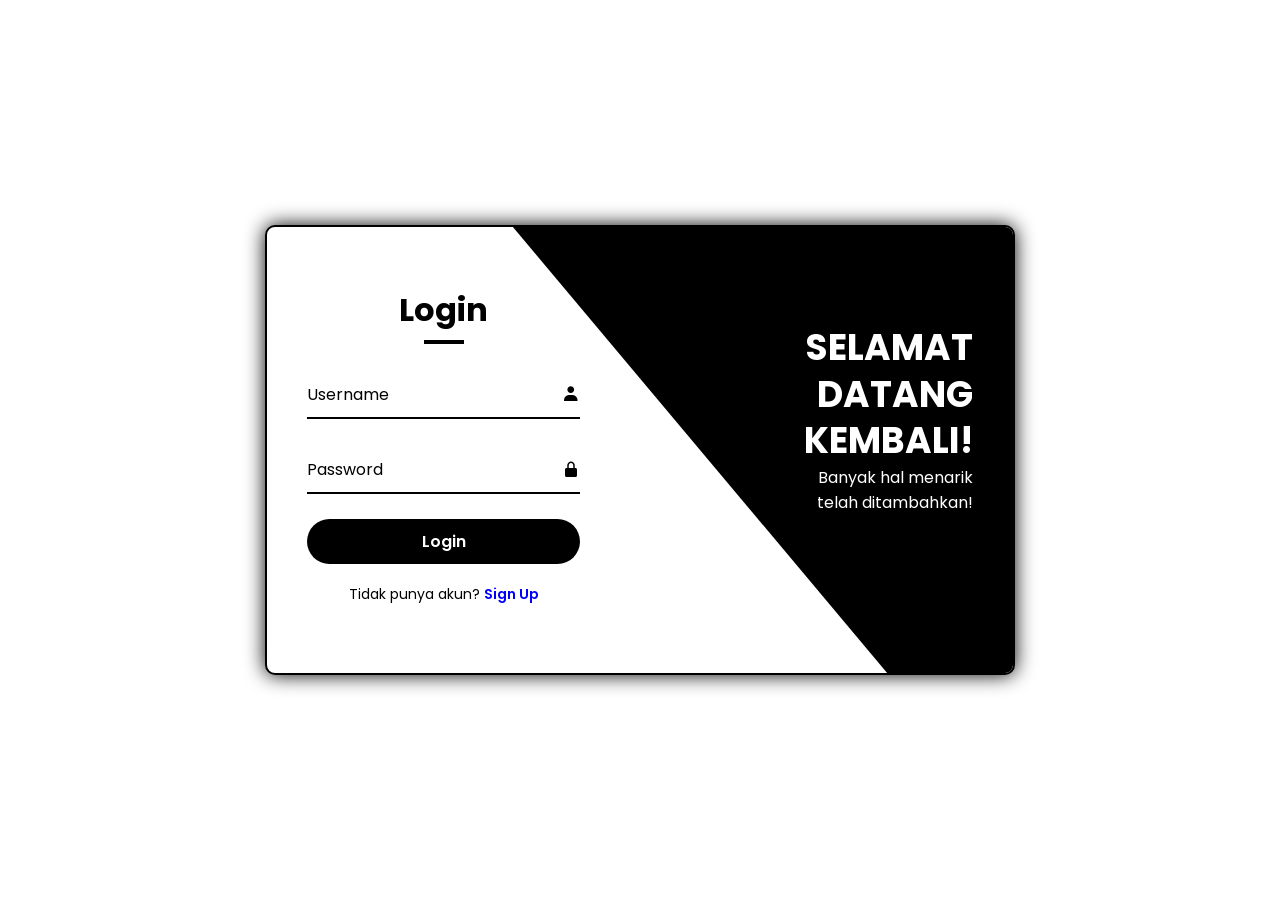
<file: login/index.html>
<!DOCTYPE html>
<html lang="en">
<head>
    <meta charset="UTF-8">
    <meta name="viewport" content="width=device-width, initial-scale=1.0">
    <title>Login</title>

    <!--Boxicons CDN-->
    <link href='https://unpkg.com/boxicons@2.1.4/css/boxicons.min.css' rel='stylesheet'>

    <!--Custom CSS-->
    <link rel="stylesheet" href="style.css">

</head>
<body>
    
    <div class="wrapper">

        <span class="rotate-bg"></span>
        <span class="rotate-bg2"></span>

        <div class="form-box login">

            <h2 class="title animation" style="--i:0; --j:21">Login</h2>

            <form action="#" id="loginForm">

                <div class="input-box animation" style="--i:1; --j:22">
                    <input type="text" required id="username">
                    <label for="">Username</label>
                    <i class='bx bxs-user'></i>
                </div>

                <div class="input-box animation" style="--i:2; --j:23">
                    <input type="password" required id="password">
                    <label for="">Password</label>
                    <i class='bx bxs-lock-alt' ></i>
                </div>

                <button type="submit" class="btn animation" style="--i:3; --j:24">Login</button>

                <div class="linkTxt animation" style="--i:5; --j:25">
                    <p>Tidak punya akun? <a href="#" class="register-link">Sign Up</a></p>
                </div>
                
            </form>
        </div>

        <div class="info-text login">
            <h2 class="animation" style="--i:0; --j:20">Selamat Datang Kembali!</h2>
            <p class="animation" style="--i:1; --j:21">Banyak hal menarik telah ditambahkan!</p>
        </div>







        <div class="form-box register">

            <h2 class="title animation" style="--i:17; --j:0">Sign Up</h2>

            <form action="#" id="registerForm">

                <div class="input-box animation" style="--i:18; --j:1">
                    <input type="text" required id="username-reg">
                    <label for="">Username</label>
                    <i class='bx bxs-user'></i>
                </div>

                <div class="input-box animation" style="--i:19; --j:2">
                    <input type="email" required id="email-reg">
                    <label for="">Email</label>
                    <i class='bx bxs-envelope' ></i>
                </div>

                <div class="input-box animation" style="--i:20; --j:3">
                    <input type="password" required id="password-reg">
                    <label for="">Password</label>
                    <i class='bx bxs-lock-alt' ></i>
                </div>

                <button type="submit" class="btn animation" style="--i:21;--j:4">Sign Up</button>

                <div class="linkTxt animation" style="--i:22; --j:5">
                    <p>Sudah punya akun? <a href="#" class="login-link">Login</a></p>
                </div>
                
            </form>
        </div>


        <div class="info-text register">
            <h2 class="animation" style="--i:17; --j:0;">Selamat Datang Kembali!</h2>
            <p class="animation" style="--i:18; --j:1;">Banyak hal menarik telah ditambahkan.</p>
        </div>

    </div>







    <!--Script.js-->
    <script src="app.js"></script>
    <script src="js/login.js"></script>
</body>
</html>
</file>
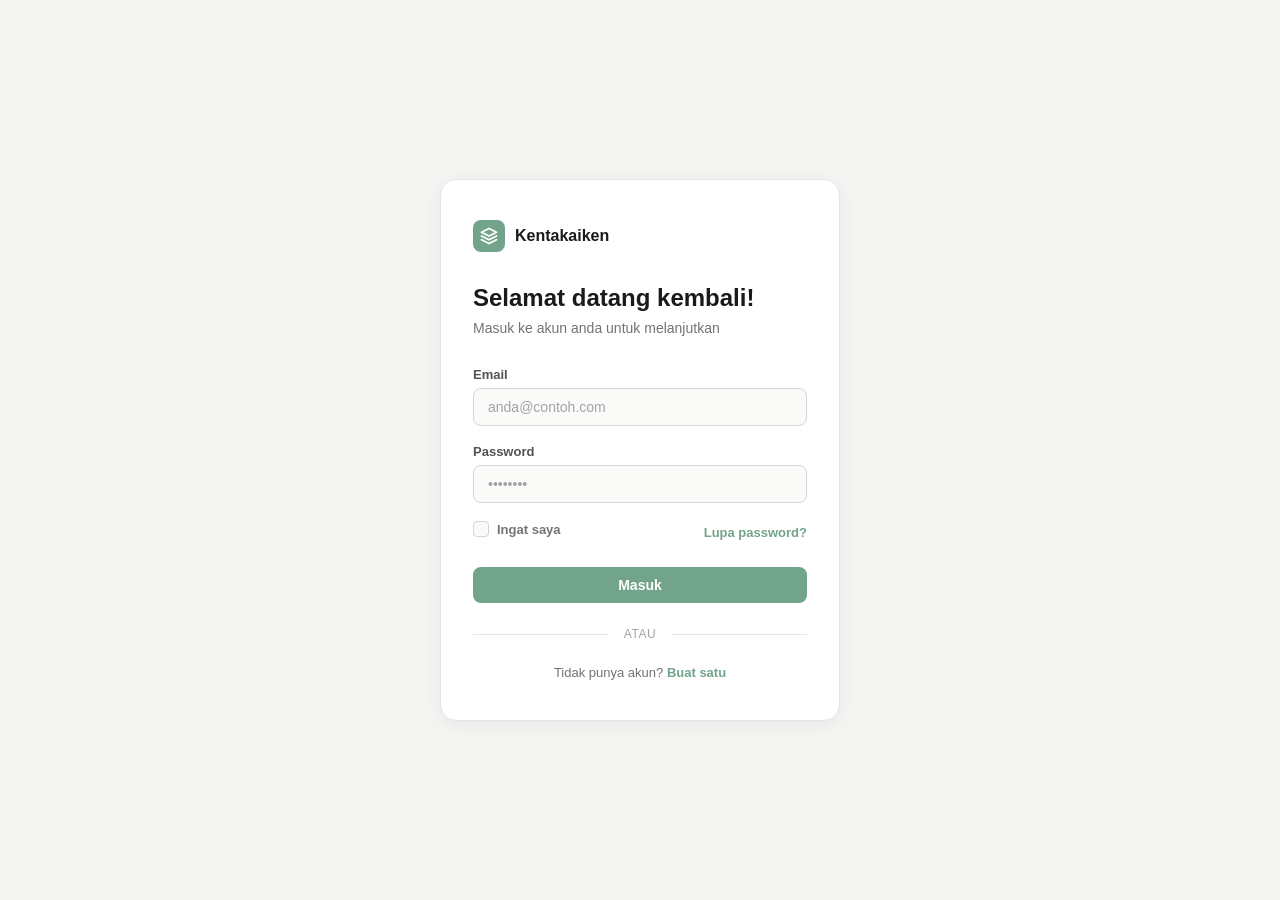
<file: logreg/index.html>
<!DOCTYPE html>
<html lang="en">
<head>
  <meta charset="UTF-8">
  <meta name="viewport" content="width=device-width, initial-scale=1.0">
  <title>Kentakaiken - Login</title>
  <style>
    *, *::before, *::after {
      margin: 0;
      padding: 0;
      box-sizing: border-box;
    }

    body {
      font-family: 'Trebuchet MS', 'Lucida Sans Unicode', 'Lucida Grande', 'Lucida Sans', Arial, sans-serif;
      background-color: #f5f5f4;
      color: #1a1a1a;
      min-height: 100vh;
      display: flex;
      align-items: center;
      justify-content: center;
      padding: 24px;
    }

    .login-card {
      width: 100%;
      max-width: 400px;
      background: #ffffff;
      border: 1px solid #e5e5e5;
      border-radius: 16px;
      padding: 40px 32px;
      box-shadow: 0 4px 24px rgba(0, 0, 0, 0.06);
    }

    .logo {
      display: flex;
      align-items: center;
      gap: 10px;
      margin-bottom: 32px;
    }

    .logo-icon {
      width: 32px;
      height: 32px;
      background: #72A38B;
      border-radius: 8px;
      display: flex;
      align-items: center;
      justify-content: center;
    }

    .logo-icon svg {
      width: 18px;
      height: 18px;
    }

    .logo-text {
      font-size: 16px;
      font-weight: bold;
    }

    h1 {
      font-size: 24px;
      font-weight: bold;
      margin-bottom: 6px;
    }

    .subtitle {
      font-size: 14px;
      color: #737373;
      margin-bottom: 28px;
      line-height: 1.5;
    }

    .form-group {
      margin-bottom: 18px;
    }

    label {
      display: block;
      font-size: 13px;
      font-weight: bold;
      color: #525252;
      margin-bottom: 6px;
    }

    input[type="email"],
    input[type="password"] {
      width: 100%;
      padding: 10px 14px;
      background: #fafaf9;
      border: 1px solid #d4d4d4;
      border-radius: 8px;
      color: #1a1a1a;
      font-family: 'Trebuchet MS', sans-serif;
      font-size: 14px;
      outline: none;
      transition: border-color 0.2s, box-shadow 0.2s;
    }

    input[type="email"]:focus,
    input[type="password"]:focus {
      border-color: #72A38B;
      box-shadow: 0 0 0 3px rgba(114, 163, 139, 0.15);
    }

    input::placeholder {
      color: #a3a3a3;
    }

    .options-row {
      display: flex;
      align-items: center;
      justify-content: space-between;
      margin-bottom: 24px;
    }

    .remember-me {
      display: flex;
      align-items: center;
      gap: 8px;
      cursor: pointer;
    }

    .remember-me input[type="checkbox"] {
      appearance: none;
      width: 16px;
      height: 16px;
      background: #fafaf9;
      border: 1px solid #d4d4d4;
      border-radius: 4px;
      cursor: pointer;
      position: relative;
      transition: all 0.2s;
    }

    .remember-me input[type="checkbox"]:checked {
      background: #72A38B;
      border-color: #72A38B;
    }

    .remember-me input[type="checkbox"]:checked::after {
      content: '';
      position: absolute;
      left: 4.5px;
      top: 1.5px;
      width: 5px;
      height: 9px;
      border: solid #ffffff;
      border-width: 0 1.5px 1.5px 0;
      transform: rotate(45deg);
    }

    .remember-me span {
      font-size: 13px;
      color: #737373;
    }

    .forgot-link {
      font-size: 13px;
      color: #72A38B;
      text-decoration: none;
      font-weight: bold;
      transition: color 0.2s;
    }

    .forgot-link:hover {
      color: #5c8a72;
    }

    .login-btn,
    .logout-btn {
      width: 100%;
      padding: 10px;
      border: none;
      border-radius: 8px;
      font-family: 'Trebuchet MS', sans-serif;
      font-size: 14px;
      font-weight: bold;
      cursor: pointer;
      transition: background 0.2s;
    }

    .login-btn {
      background: #72A38B;
      color: #ffffff;
    }

    .login-btn:hover {
      background: #5c8a72;
    }

    .logout-btn {
      background: #ffffff;
      color: #72A38B;
      border: 1px solid #72A38B;
    }

    .logout-btn:hover {
      background: #f0f7f3;
    }

    .divider {
      display: flex;
      align-items: center;
      gap: 16px;
      margin: 24px 0;
    }

    .divider::before,
    .divider::after {
      content: '';
      flex: 1;
      height: 1px;
      background: #e5e5e5;
    }

    .divider span {
      font-size: 12px;
      color: #a3a3a3;
      text-transform: uppercase;
      letter-spacing: 0.05em;
    }

    .signup-text {
      text-align: center;
      font-size: 13px;
      color: #737373;
    }

    .signup-text a {
      color: #72A38B;
      text-decoration: none;
      font-weight: bold;
      transition: color 0.2s;
    }

    .signup-text a:hover {
      color: #5c8a72;
    }

    .logged-in-info {
      text-align: center;
      padding: 8px 0 20px;
    }

    .logged-in-info .check-circle {
      width: 48px;
      height: 48px;
      background: #72A38B;
      border-radius: 50%;
      display: flex;
      align-items: center;
      justify-content: center;
      margin: 0 auto 16px;
    }

    .logged-in-info .check-circle svg {
      width: 24px;
      height: 24px;
    }

    .logged-in-info p {
      font-size: 14px;
      color: #737373;
      line-height: 1.5;
    }

    .logged-in-info p strong {
      color: #1a1a1a;
    }

    .hidden {
      display: none !important;
    }

    .error-msg {
      font-size: 12px;
      color: #e74c3c;
      margin-top: 4px;
      display: none;
    }

    .toast {
      position: fixed;
      bottom: 32px;
      left: 50%;
      transform: translateX(-50%) translateY(80px);
      background: #1a1a1a;
      color: #ffffff;
      font-family: 'Trebuchet MS', sans-serif;
      font-size: 13px;
      padding: 10px 20px;
      border-radius: 8px;
      opacity: 0;
      transition: all 0.3s ease;
      pointer-events: none;
    }

    .toast.show {
      opacity: 1;
      transform: translateX(-50%) translateY(0);
    }
  </style>
</head>
<body>

  <div class="login-card">
    <div class="logo">
      <div class="logo-icon">
        <svg viewBox="0 0 24 24" fill="none" stroke="#ffffff" stroke-width="2.5" stroke-linecap="round" stroke-linejoin="round">
          <path d="M12 2L2 7l10 5 10-5-10-5z"/>
          <path d="M2 17l10 5 10-5"/>
          <path d="M2 12l10 5 10-5"/>
        </svg>
      </div>
      <span class="logo-text">Kentakaiken</span>
    </div>

    <div id="loggedInView" class="hidden">
      <h1>Anda sudah masuk</h1>
      <div class="logged-in-info">
        <div class="check-circle">
          <svg viewBox="0 0 24 24" fill="none" stroke="#ffffff" stroke-width="2.5" stroke-linecap="round" stroke-linejoin="round">
            <polyline points="20 6 9 17 4 12"/>
          </svg>
        </div>
        <p>Sedang masuk sebagai <strong id="loggedInUser"></strong></p>
      </div>
      <button id="logoutBtn" class="logout-btn" style="margin-bottom: 24px;">Keluar</button>
      <div class="divider"><span>atau</span></div>
      <p class="signup-text"><a href="#" id="goHomeLink">Kunjungi beranda →</a></p>
    </div>

    <div id="loggedOutView">
      <h1>Selamat datang kembali!</h1>
      <p class="subtitle">Masuk ke akun anda untuk melanjutkan</p>

      <form id="loginForm">
        <div class="form-group">
          <label for="email">Email</label>
          <input type="email" id="email" placeholder="anda@contoh.com" required>
        </div>

        <div class="form-group">
          <label for="password">Password</label>
          <input type="password" id="password" placeholder="••••••••" required>
          <p class="error-msg" id="loginError">Email atau password salah</p>
        </div>

        <div class="options-row">
          <label class="remember-me">
            <input type="checkbox">
            <span>Ingat saya</span>
          </label>
          <a href="#" class="forgot-link" onclick="showToast('Cek inbox anda untuk link reset password'); return false;">Lupa password?</a>
        </div>

        <button type="submit" class="login-btn">Masuk</button>
      </form>

      <div class="divider">
        <span>atau</span>
      </div>

      <p class="signup-text">Tidak punya akun? <a href="register.html">Buat satu</a></p>
    </div>
  </div>

  <div class="toast" id="toast"></div>

  <script>
    const HOMEPAGE_URL = '../index.html';

    function showToast(message) {
      const toast = document.getElementById('toast');
      toast.textContent = message;
      toast.classList.add('show');
      setTimeout(() => toast.classList.remove('show'), 2500);
    }

    function isLoggedIn() {
      return localStorage.getItem('kentakaiken_logged_in') === 'true';
    }

    function getLoggedInUser() {
      return localStorage.getItem('kentakaiken_username') || '';
    }

    function getUsers() {
      return JSON.parse(localStorage.getItem('kentakaiken_users') || '[]');
    }

    function showLoggedInState() {
      document.getElementById('loggedOutView').classList.add('hidden');
      document.getElementById('loggedInView').classList.remove('hidden');
      document.getElementById('loggedInUser').textContent = getLoggedInUser();
      document.getElementById('goHomeLink').href = HOMEPAGE_URL;
    }

    function showLoggedOutState() {
      document.getElementById('loggedInView').classList.add('hidden');
      document.getElementById('loggedOutView').classList.remove('hidden');
    }

    if (isLoggedIn()) {
      showLoggedInState();
    } else {
      showLoggedOutState();
    }

    document.getElementById('loginForm').addEventListener('submit', function(e) {
      e.preventDefault();

      const email = document.getElementById('email').value.trim();
      const password = document.getElementById('password').value;
      document.getElementById('loginError').style.display = 'none';

      const users = getUsers();
      const user = users.find(u => u.email === email && u.password === password);

      if (!user) {
        document.getElementById('loginError').style.display = 'block';
        return;
      }

      localStorage.setItem('kentakaiken_logged_in', 'true');
      localStorage.setItem('kentakaiken_username', user.username);
      localStorage.setItem('kentakaiken_email', user.email);

      showToast('Berhasil masuk! Mengalihkan...');

      setTimeout(function() {
        window.location.href = HOMEPAGE_URL;
      }, 1000);
    });

    document.getElementById('logoutBtn').addEventListener('click', function() {
      localStorage.removeItem('kentakaiken_logged_in');
      localStorage.removeItem('kentakaiken_username');
      localStorage.removeItem('kentakaiken_email');
      showToast('Berhasil keluar');
      showLoggedOutState();
    });
  </script>
</body>
</html>
</file>
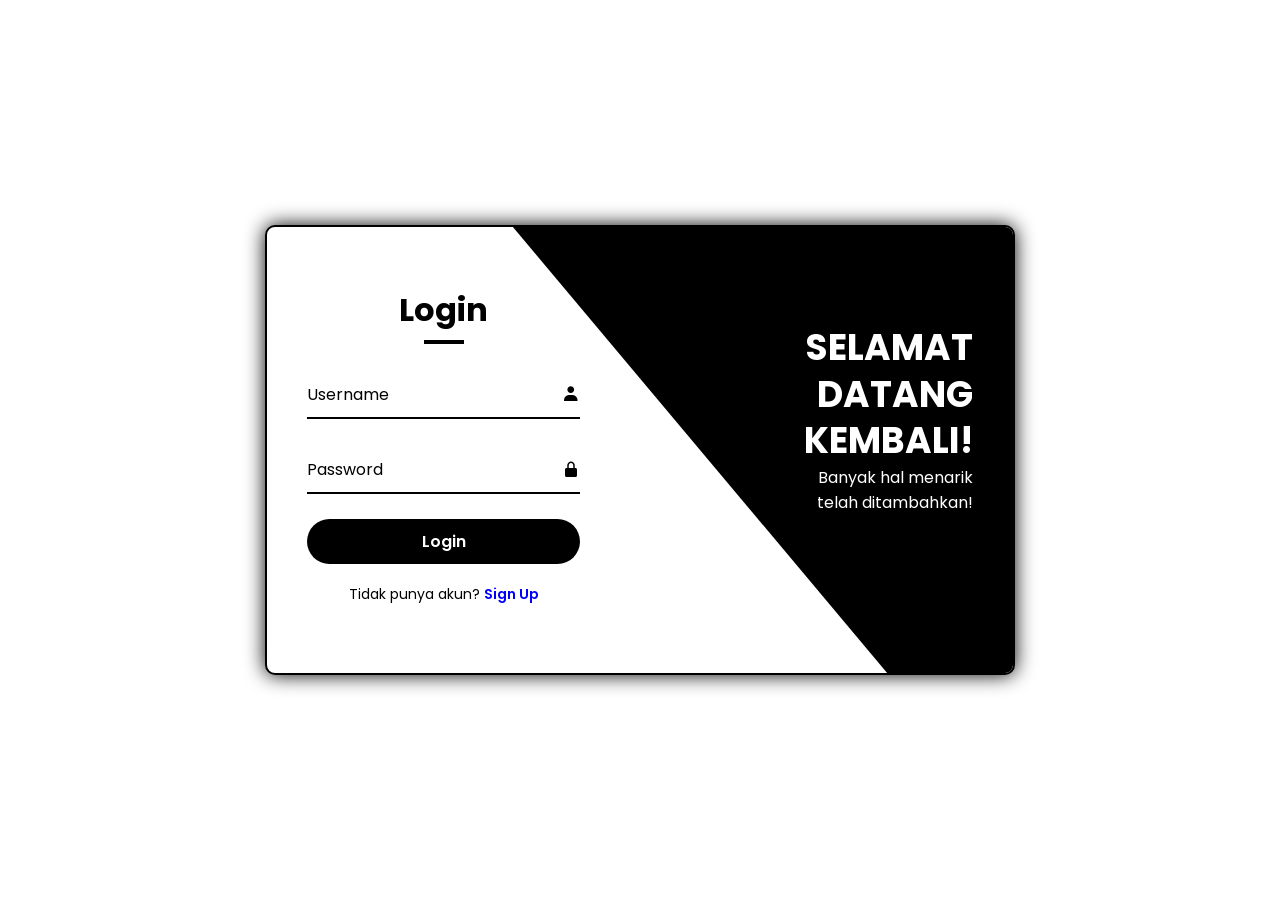
<file: login/register.html>
<!DOCTYPE html>
<html lang="en">
<head>
    <meta charset="UTF-8">
    <meta name="viewport" content="width=device-width, initial-scale=1.0">
    <title>Login</title>

    <!--Boxicons CDN-->
    <link href='https://unpkg.com/boxicons@2.1.4/css/boxicons.min.css' rel='stylesheet'>

    <!--Custom CSS-->
    <link rel="stylesheet" href="style.css">

</head>
<body>
    
    <div class="wrapper">

        <span class="rotate-bg"></span>
        <span class="rotate-bg2"></span>

        <div class="form-box login">

            <h2 class="title animation" style="--i:0; --j:21">Login</h2>

            <form action="#">

                <div class="input-box animation" style="--i:1; --j:22">
                    <input type="text" required>
                    <label for="">Username</label>
                    <i class='bx bxs-user'></i>
                </div>

                <div class="input-box animation" style="--i:2; --j:23">
                    <input type="password" required>
                    <label for="">Password</label>
                    <i class='bx bxs-lock-alt' ></i>
                </div>

                <button type="submit" class="btn animation" style="--i:3; --j:24">Login</button>

                <div class="linkTxt animation" style="--i:5; --j:25">
                    <p>Tidak punya akun? <a href="#" class="register-link">Sign Up</a></p>
                </div>
                
            </form>
        </div>

        <div class="info-text login">
            <h2 class="animation" style="--i:0; --j:20">Selamat Datang Kembali!</h2>
            <p class="animation" style="--i:1; --j:21">Banyak hal menarik telah ditambahkan!</p>
        </div>







        <div class="form-box register">

            <h2 class="title animation" style="--i:17; --j:0">Sign Up</h2>

            <form action="#">

                <div class="input-box animation" style="--i:18; --j:1">
                    <input type="text" required>
                    <label for="">Username</label>
                    <i class='bx bxs-user'></i>
                </div>

                <div class="input-box animation" style="--i:19; --j:2">
                    <input type="email" required>
                    <label for="">Email</label>
                    <i class='bx bxs-envelope' ></i>
                </div>

                <div class="input-box animation" style="--i:20; --j:3">
                    <input type="password" required>
                    <label for="">Password</label>
                    <i class='bx bxs-lock-alt' ></i>
                </div>

                <button type="submit" class="btn animation" style="--i:21;--j:4">Sign Up</button>

                <div class="linkTxt animation" style="--i:22; --j:5">
                    <p>Sudah punya akun? <a href="#" class="login-link">Login</a></p>
                </div>
                
            </form>
        </div>


        <div class="info-text register">
            <h2 class="animation" style="--i:17; --j:0;">Selamat Datang Kembali!</h2>
            <p class="animation" style="--i:18; --j:1;">Banyak hal menarik telah ditambahkan.</p>
        </div>

    </div>







    <!--Script.js-->
    <script src="app.js"></script>
    <script src="js/register.js"></script>
</body>
</html>
</file>
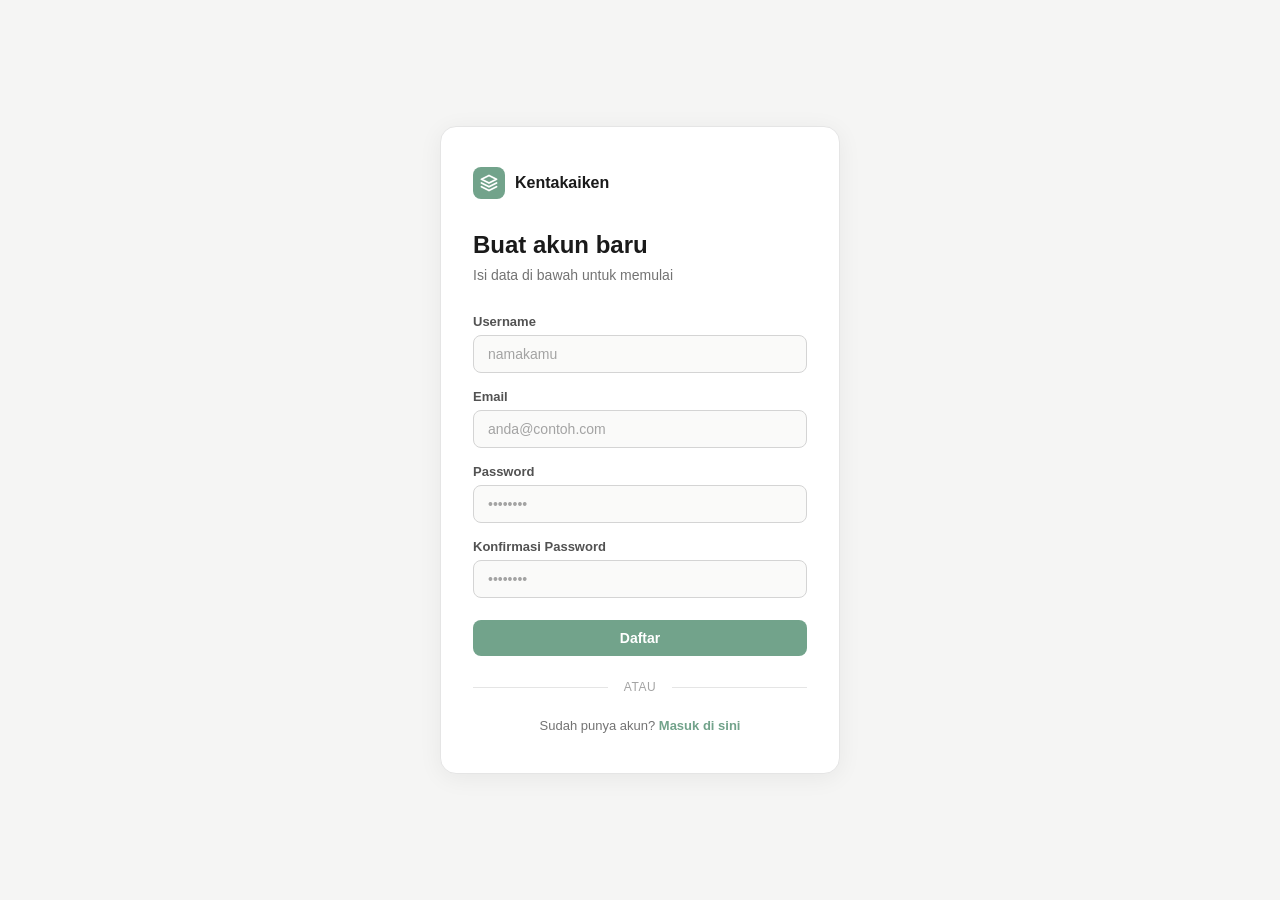
<file: logreg/register.html>
<!DOCTYPE html>
<html lang="en">
<head>
  <meta charset="UTF-8">
  <meta name="viewport" content="width=device-width, initial-scale=1.0">
  <title>Kentakaiken - Daftar</title>
  <style>
    *, *::before, *::after {
      margin: 0;
      padding: 0;
      box-sizing: border-box;
    }

    body {
      font-family: 'Trebuchet MS', 'Lucida Sans Unicode', 'Lucida Grande', 'Lucida Sans', Arial, sans-serif;
      background-color: #f5f5f4;
      color: #1a1a1a;
      min-height: 100vh;
      display: flex;
      align-items: center;
      justify-content: center;
      padding: 24px;
    }

    .register-card {
      width: 100%;
      max-width: 400px;
      background: #ffffff;
      border: 1px solid #e5e5e5;
      border-radius: 16px;
      padding: 40px 32px;
      box-shadow: 0 4px 24px rgba(0, 0, 0, 0.06);
    }

    .logo {
      display: flex;
      align-items: center;
      gap: 10px;
      margin-bottom: 32px;
    }

    .logo-icon {
      width: 32px;
      height: 32px;
      background: #72A38B;
      border-radius: 8px;
      display: flex;
      align-items: center;
      justify-content: center;
    }

    .logo-icon svg {
      width: 18px;
      height: 18px;
    }

    .logo-text {
      font-size: 16px;
      font-weight: bold;
    }

    h1 {
      font-size: 24px;
      font-weight: bold;
      margin-bottom: 6px;
    }

    .subtitle {
      font-size: 14px;
      color: #737373;
      margin-bottom: 28px;
      line-height: 1.5;
    }

    .form-group {
      margin-bottom: 16px;
    }

    label {
      display: block;
      font-size: 13px;
      font-weight: bold;
      color: #525252;
      margin-bottom: 6px;
    }

    input[type="text"],
    input[type="email"],
    input[type="password"] {
      width: 100%;
      padding: 10px 14px;
      background: #fafaf9;
      border: 1px solid #d4d4d4;
      border-radius: 8px;
      color: #1a1a1a;
      font-family: 'Trebuchet MS', sans-serif;
      font-size: 14px;
      outline: none;
      transition: border-color 0.2s, box-shadow 0.2s;
    }

    input[type="text"]:focus,
    input[type="email"]:focus,
    input[type="password"]:focus {
      border-color: #72A38B;
      box-shadow: 0 0 0 3px rgba(114, 163, 139, 0.15);
    }

    input::placeholder {
      color: #a3a3a3;
    }

    .register-btn {
      width: 100%;
      padding: 10px;
      background: #72A38B;
      color: #ffffff;
      border: none;
      border-radius: 8px;
      font-family: 'Trebuchet MS', sans-serif;
      font-size: 14px;
      font-weight: bold;
      cursor: pointer;
      transition: background 0.2s;
      margin-top: 6px;
    }

    .register-btn:hover {
      background: #5c8a72;
    }

    .divider {
      display: flex;
      align-items: center;
      gap: 16px;
      margin: 24px 0;
    }

    .divider::before,
    .divider::after {
      content: '';
      flex: 1;
      height: 1px;
      background: #e5e5e5;
    }

    .divider span {
      font-size: 12px;
      color: #a3a3a3;
      text-transform: uppercase;
      letter-spacing: 0.05em;
    }

    .login-text {
      text-align: center;
      font-size: 13px;
      color: #737373;
    }

    .login-text a {
      color: #72A38B;
      text-decoration: none;
      font-weight: bold;
      transition: color 0.2s;
    }

    .login-text a:hover {
      color: #5c8a72;
    }

    .error-msg {
      font-size: 12px;
      color: #e74c3c;
      margin-top: 4px;
      display: none;
    }

    .toast {
      position: fixed;
      bottom: 32px;
      left: 50%;
      transform: translateX(-50%) translateY(80px);
      background: #1a1a1a;
      color: #ffffff;
      font-family: 'Trebuchet MS', sans-serif;
      font-size: 13px;
      padding: 10px 20px;
      border-radius: 8px;
      opacity: 0;
      transition: all 0.3s ease;
      pointer-events: none;
    }

    .toast.show {
      opacity: 1;
      transform: translateX(-50%) translateY(0);
    }
  </style>
</head>
<body>

  <div class="register-card">
    <div class="logo">
      <div class="logo-icon">
        <svg viewBox="0 0 24 24" fill="none" stroke="#ffffff" stroke-width="2.5" stroke-linecap="round" stroke-linejoin="round">
          <path d="M12 2L2 7l10 5 10-5-10-5z"/>
          <path d="M2 17l10 5 10-5"/>
          <path d="M2 12l10 5 10-5"/>
        </svg>
      </div>
      <span class="logo-text">Kentakaiken</span>
    </div>

    <h1>Buat akun baru</h1>
    <p class="subtitle">Isi data di bawah untuk memulai</p>

    <form id="registerForm">
      <div class="form-group">
        <label for="username">Username</label>
        <input type="text" id="username" placeholder="namakamu" required>
        <p class="error-msg" id="usernameError">Username sudah digunakan</p>
      </div>

      <div class="form-group">
        <label for="email">Email</label>
        <input type="email" id="email" placeholder="anda@contoh.com" required>
        <p class="error-msg" id="emailError">Email sudah terdaftar</p>
      </div>

      <div class="form-group">
        <label for="password">Password</label>
        <input type="password" id="password" placeholder="••••••••" required>
      </div>

      <div class="form-group">
        <label for="confirmPassword">Konfirmasi Password</label>
        <input type="password" id="confirmPassword" placeholder="••••••••" required>
        <p class="error-msg" id="passwordError">Password tidak cocok</p>
      </div>

      <button type="submit" class="register-btn">Daftar</button>
    </form>

    <div class="divider">
      <span>atau</span>
    </div>

    <p class="login-text">Sudah punya akun? <a href="index.html">Masuk di sini</a></p>
  </div>

  <div class="toast" id="toast"></div>

  <script>
    function showToast(message) {
      const toast = document.getElementById('toast');
      toast.textContent = message;
      toast.classList.add('show');
      setTimeout(() => toast.classList.remove('show'), 2500);
    }

    function getUsers() {
      return JSON.parse(localStorage.getItem('kentakaiken_users') || '[]');
    }

    function saveUsers(users) {
      localStorage.setItem('kentakaiken_users', JSON.stringify(users));
    }

    document.getElementById('registerForm').addEventListener('submit', function(e) {
      e.preventDefault();

      const username = document.getElementById('username').value.trim();
      const email = document.getElementById('email').value.trim();
      const password = document.getElementById('password').value;
      const confirmPassword = document.getElementById('confirmPassword').value;

      // Reset errors
      document.querySelectorAll('.error-msg').forEach(el => el.style.display = 'none');

      // Check password match
      if (password !== confirmPassword) {
        document.getElementById('passwordError').style.display = 'block';
        return;
      }

      // Check if email or username already exists
      const users = getUsers();
      const emailExists = users.find(u => u.email === email);
      const usernameExists = users.find(u => u.username === username);

      if (emailExists) {
        document.getElementById('emailError').style.display = 'block';
        return;
      }

      if (usernameExists) {
        document.getElementById('usernameError').style.display = 'block';
        return;
      }

      // Save new user
      users.push({ username, email, password });
      saveUsers(users);

      showToast('Akun berhasil dibuat! Mengalihkan ke login...');

      setTimeout(function() {
        window.location.href = 'index.html';
      }, 1500);
    });
  </script>
</body>
</html>
</file>
<file: login/style.css>
@import url('https://fonts.googleapis.com/css2?family=Poppins:wght@300;400;500;600;700;800&display=swap');

:root{
    --white: #fff;
    --black: #000; 
    --lightBulue: #17a;
}

*{
    margin: 0;
    padding: 0;
    box-sizing: border-box;
    font-family: 'Poppins', sans-serif;
}

body{
    display: flex;
    justify-content: center;
    align-items: center;
    min-height: 100vh;
}

.wrapper{
    position: relative;
    width: 750px;
    height: 450px;
    background: var(--white);
    border: 2px solid var(--black);
    border-radius: 10px;
    box-shadow: 0 0 20px var(--black);
    overflow: hidden;
}


.wrapper .form-box{
    position: absolute;
    top: 0;
    width: 50%;
    height: 100%;
    display: flex;
    justify-content: center;
    flex-direction: column;
}

.wrapper .form-box.login{
    left: 0;
    padding: 0 60px 0 40px;
}

.form-box h2{
    margin-bottom: 10px;
    position: relative;
    font-size: 32px;
    color: var(--black);
    text-align: center;
}

.form-box h2::after{
    content: "";
    position: absolute;
    bottom: -10px;
    left: 50%;
    transform: translateX(-50%);
    width: 40px;
    height: 4px;
    background: var(--black);
}

.form-box .input-box{
    position: relative;
    width: 100%;
    height: 50px;
    margin: 25px 0;
}

.input-box input{
    width: 100%;
    height: 100%;
    background: transparent;
    color: var(--black);
    font-size: 16px;
    font-weight: 500;
    border: none;
    outline: none;
    border-bottom: 2px solid var(--black);
    transition: .5s;
    padding-right: 23px;
}

.input-box input:focus,
.input-box input:valid{
    border-bottom-color: var(--lightBulue);
}

.input-box label{
    position: absolute;
    top: 50%;
    left: 0;
    transform: translateY(-50%);
    font-size: 16px;
    color: var(--black);
    pointer-events: none;
    transition: 0.5s;
}


.input-box input:focus~label,
.input-box input:valid~label{
    top: -5px;
    color: var(--lightBulue);
}


.input-box i{
    position: absolute;
    top: 50%;
    right: 0;
    transform: translateY(-50%);
    font-size: 18px;
    transition: 0.5s;
}

.input-box input:focus~i,
.input-box input:valid~i{
    color: var(--lightBulue);
}

form button{
    width: 100%;
    height: 45px;
    background-color: var(--black);
    color: var(--white);
    border: none;
    outline: none;
    border-radius: 40px;
    cursor: pointer;
    font-size: 16px;
    font-weight: 600;
    transition: .3s;
}

form button:hover{
    box-shadow: 0 0 10px rgba(0, 0, 0, 0.8);
}

form .linkTxt{
    font-size: 14px;
    color: var(--black);
    text-align: center;
    margin: 20px 0 10px;
}

.linkTxt p a{
    color: blue;
    text-decoration: none;
    font-weight: 600;
}

.wrapper .form-box.login .animation{
    transform: translateX(0);
    transition: 0.7s ease;
    opacity: 1;
    filter: blur(0);
    transition-delay: calc(.1s * var(--j));
}


.wrapper.active .form-box.login .animation{
    transform: translateX(-120%);
    opacity: 0;
    filter: blur(10px);
    transition-delay: calc(.1s * var(--i));
}






.wrapper .info-text{
    position: absolute;
    top: 0;
    width: 50%;
    height: 100%;
    display: flex;
    flex-direction: column;
    justify-content: center;
}

.wrapper .info-text.login{
    right: 0;
    text-align: right;
    padding: 0 40px 60px 150px;

}

.wrapper .info-text h2{
    font-size: 36px;
    color: var(--white);
    line-height: 1.3;
    text-transform: uppercase;
}

.wrapper .info-text p{
    font-size: 16px;
    color: var(--white);
}


.wrapper .info-text.login .animation{
    transform: translateX(0);
    opacity: 1;
    filter: blur(0);
    transition: 0.7s ease;
    transition-delay: calc(.1s * var(--j));
}
.wrapper.active .info-text.login .animation{
    transform: translateX(120px);
    opacity: 0;
    filter: blur(10px);
    transition: 0.7s ease;
    transition-delay: calc(.1s * var(--i));
}





.wrapper .rotate-bg{
    position: absolute;
    top: -4px;
    right: 0;
    width: 850px;
    height: 600px;
    background: #000;
    transform: rotate(10deg) skewY(40deg);
    transform-origin: bottom right;
    transition: 1.5s ease;
    transition-delay: 1.6s;
}

.wrapper.active .rotate-bg{
    transform: rotate(0) skewY(0);
    transition-delay: 0.5s;
}











.wrapper .form-box.register{
    padding: 0 40px 0 60px;
    right: 0;
}

.wrapper.active .form-box.register{
    pointer-events: auto;
}


.wrapper .form-box.register .animation{
    transform: translateX(120%);
    opacity: 0;
    filter: blur(10px);
    transition: .7s ease;
    transition-delay: calc(.1s * var(--j));
}

.wrapper.active .form-box.register .animation{
    transform: translateX(0);
    opacity: 1;
    filter: blur(0);
    transition-delay: calc(.1s * var(--i));
}



.wrapper .info-text.register{
    left: 0;
    text-align: left;
    padding: 0 150px 60px 40px;
    pointer-events: none;
}

.wrapper.active .info-text.register{
    pointer-events: auto;
}


.wrapper .info-text.register .animation{
    transform: translateX(-120%);
    opacity: 0;
    filter: blur(10px);
    transition: .7s ease;
    transition-delay: calc(.1s * var(--j));
}

.wrapper.active .info-text.register .animation{
    transform: translateX(0);
    opacity: 1;
    filter: blur(0);
    transition-delay: calc(.1s * var(--i));
}




.wrapper .rotate-bg2{
    position: absolute;
    top: 100%;
    left: 250px;
    width: 850px;
    height: 700px;
    background: var(--white);
    transform: rotate(0) skewY(0);
    transform-origin: bottom left;
    transition: 1.5s ease;
    transition-delay: 0.5s;
}

.wrapper.active .rotate-bg2{
    transform: rotate(-11deg) skewY(-40deg);
    transition-delay: 1.2s;
}
</file>
